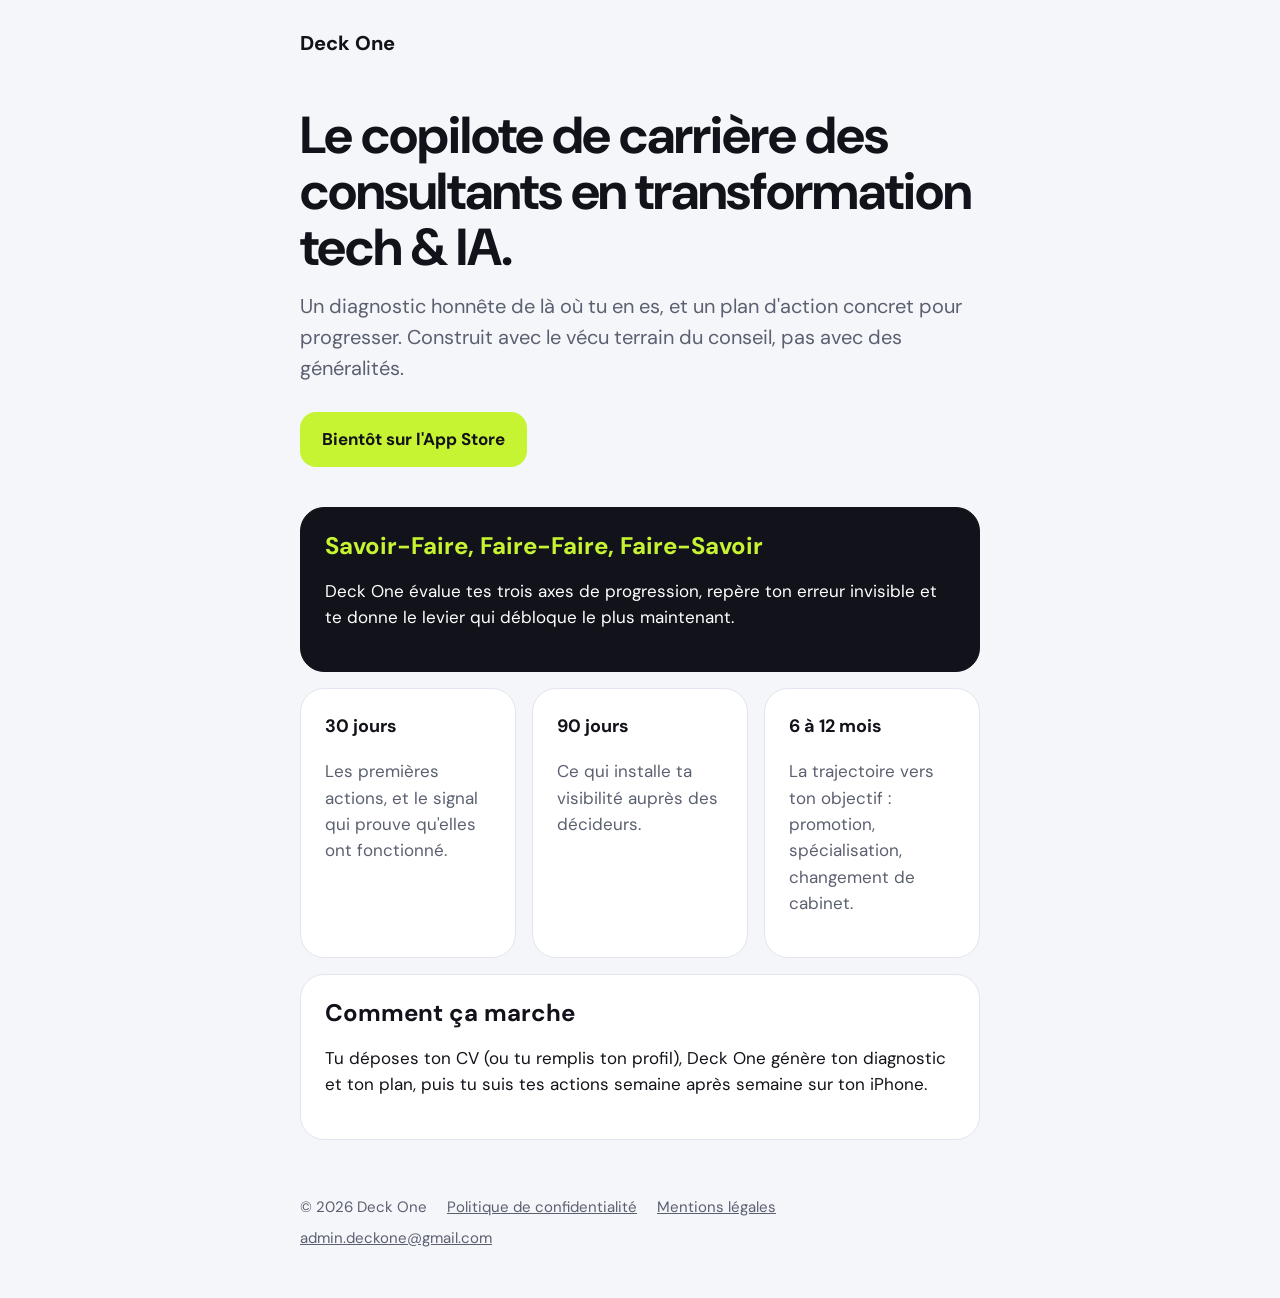
<file: index.html>
<!doctype html>
<html lang="fr">
<head>
  <meta charset="utf-8">
  <meta name="viewport" content="width=device-width, initial-scale=1">
  <title>Deck One — le copilote de carrière des consultants tech & IA</title>
  <meta name="description" content="Deck One : un diagnostic honnête et un plan d'action à 30 jours, 90 jours et 6-12 mois pour les consultants en transformation tech & IA.">
  <link rel="stylesheet" href="assets/style.css">
</head>
<body>
  <header>
    <a class="logo" href="/">Deck One</a>
  </header>

  <main>
    <h1>Le copilote de carrière des consultants en transformation tech&nbsp;&amp;&nbsp;IA.</h1>
    <p class="lead">Un diagnostic honnête de là où tu en es, et un plan d'action concret pour progresser. Construit avec le vécu terrain du conseil, pas avec des généralités.</p>
    <span class="badge">Bientôt sur l'App Store</span>

    <section class="card ink" style="margin-top: 40px;">
      <h2>Savoir-Faire, Faire-Faire, Faire-Savoir</h2>
      <p>Deck One évalue tes trois axes de progression, repère ton erreur invisible et te donne le levier qui débloque le plus maintenant.</p>
    </section>

    <section class="grid" aria-label="Ton plan">
      <div class="card">
        <h3>30 jours</h3>
        <p class="muted">Les premières actions, et le signal qui prouve qu'elles ont fonctionné.</p>
      </div>
      <div class="card">
        <h3>90 jours</h3>
        <p class="muted">Ce qui installe ta visibilité auprès des décideurs.</p>
      </div>
      <div class="card">
        <h3>6 à 12 mois</h3>
        <p class="muted">La trajectoire vers ton objectif : promotion, spécialisation, changement de cabinet.</p>
      </div>
    </section>

    <section class="card">
      <h2>Comment ça marche</h2>
      <p>Tu déposes ton CV (ou tu remplis ton profil), Deck One génère ton diagnostic et ton plan, puis tu suis tes actions semaine après semaine sur ton iPhone.</p>
    </section>
  </main>

  <footer>
    <span>© 2026 Deck One</span>
    <a href="/confidentialite/">Politique de confidentialité</a>
    <a href="/mentions-legales/">Mentions légales</a>
    <a href="mailto:admin.deckone@gmail.com">admin.deckone@gmail.com</a>
  </footer>
</body>
</html>
</file>
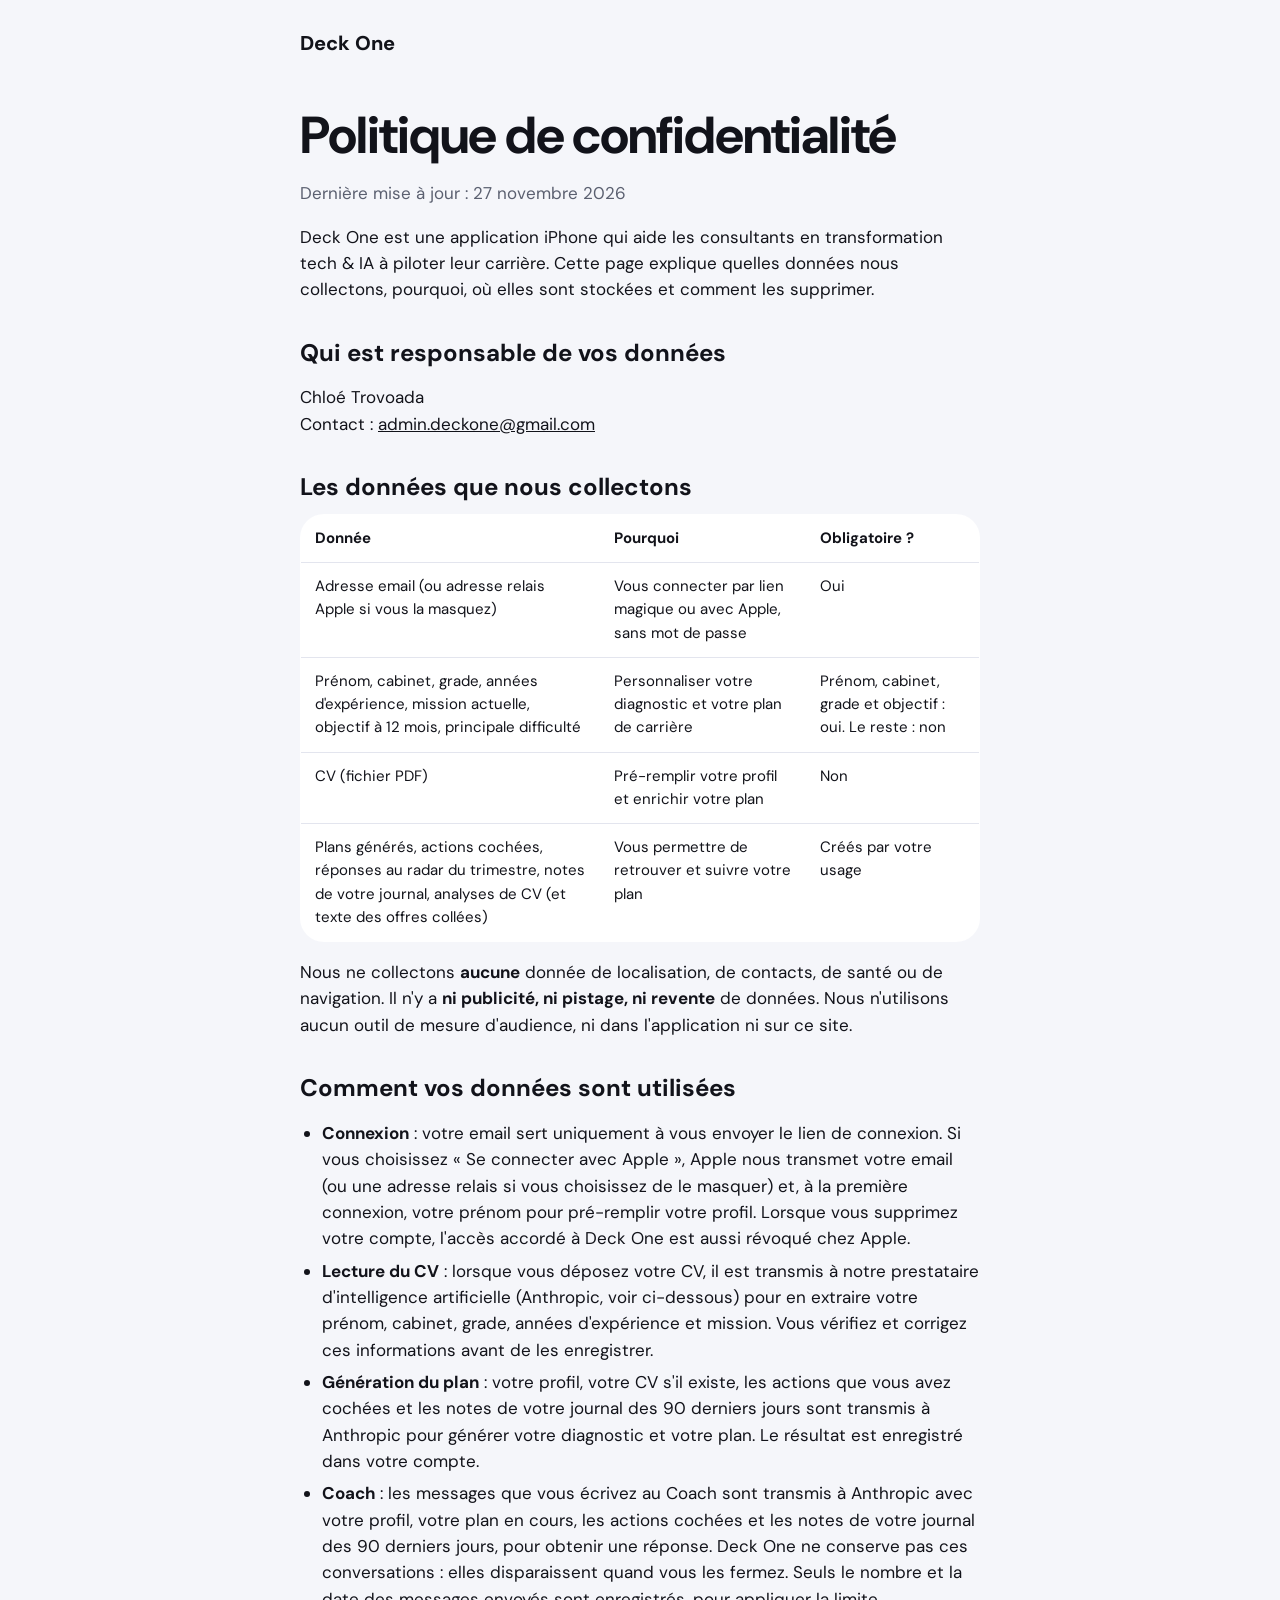
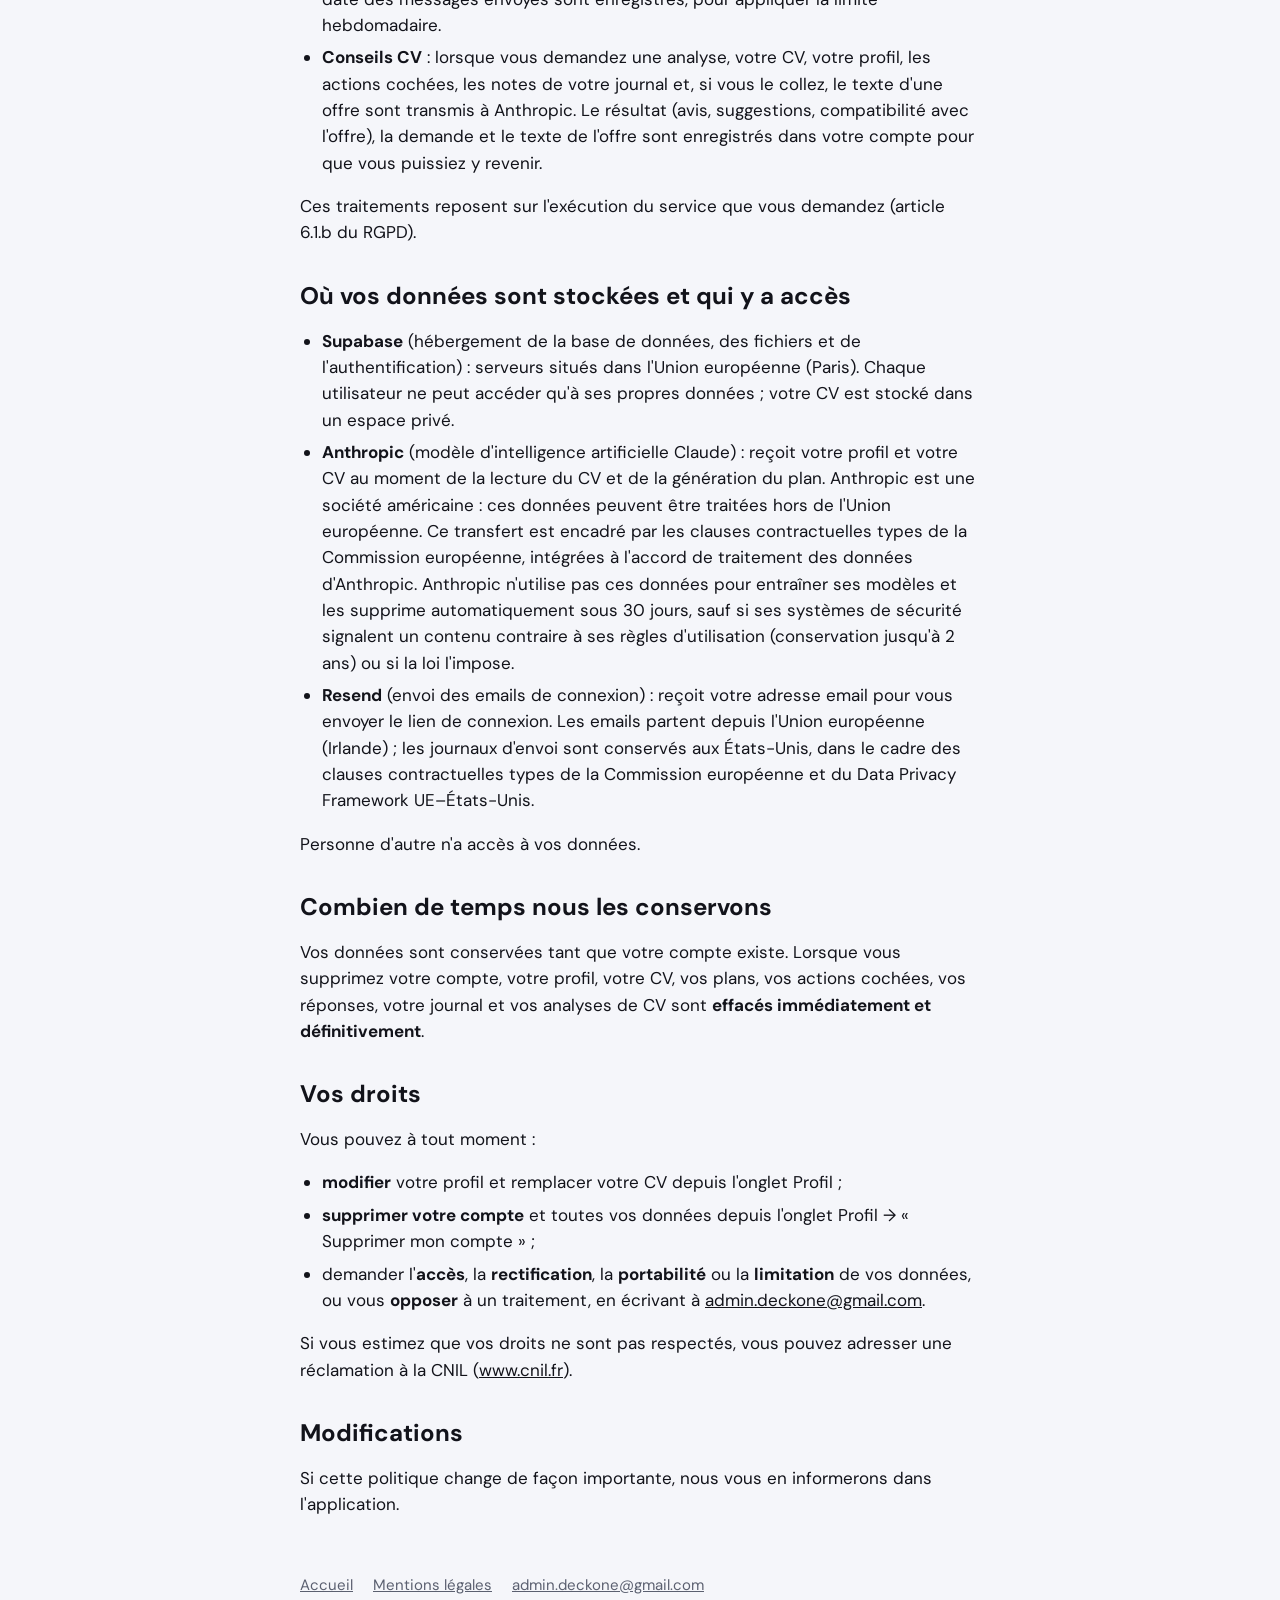
<file: confidentialite/index.html>
<!doctype html>
<html lang="fr">
<head>
  <meta charset="utf-8">
  <meta name="viewport" content="width=device-width, initial-scale=1">
  <title>Politique de confidentialité — Deck One</title>
  <meta name="description" content="Quelles données Deck One collecte, pourquoi, où elles sont stockées et comment les supprimer.">
  <link rel="stylesheet" href="../assets/style.css">
</head>
<body>
  <header>
    <a class="logo" href="/">Deck One</a>
  </header>

  <main class="prose">
    <h1>Politique de confidentialité</h1>
    <p class="muted">Dernière mise à jour : 27 novembre 2026</p>

    <p>Deck One est une application iPhone qui aide les consultants en transformation tech &amp; IA à piloter leur carrière. Cette page explique quelles données nous collectons, pourquoi, où elles sont stockées et comment les supprimer.</p>

    <h2>Qui est responsable de vos données</h2>
    <p>Chloé Trovoada<br>
    Contact : <a href="mailto:admin.deckone@gmail.com">admin.deckone@gmail.com</a></p>

    <h2>Les données que nous collectons</h2>
    <div class="table-wrap">
      <table>
        <thead>
          <tr><th>Donnée</th><th>Pourquoi</th><th>Obligatoire ?</th></tr>
        </thead>
        <tbody>
          <tr><td>Adresse email (ou adresse relais Apple si vous la masquez)</td><td>Vous connecter par lien magique ou avec Apple, sans mot de passe</td><td>Oui</td></tr>
          <tr><td>Prénom, cabinet, grade, années d'expérience, mission actuelle, objectif à 12 mois, principale difficulté</td><td>Personnaliser votre diagnostic et votre plan de carrière</td><td>Prénom, cabinet, grade et objectif : oui. Le reste : non</td></tr>
          <tr><td>CV (fichier PDF)</td><td>Pré-remplir votre profil et enrichir votre plan</td><td>Non</td></tr>
          <tr><td>Plans générés, actions cochées, réponses au radar du trimestre, notes de votre journal, analyses de CV (et texte des offres collées)</td><td>Vous permettre de retrouver et suivre votre plan</td><td>Créés par votre usage</td></tr>
        </tbody>
      </table>
    </div>
    <p>Nous ne collectons <strong>aucune</strong> donnée de localisation, de contacts, de santé ou de navigation. Il n'y a <strong>ni publicité, ni pistage, ni revente</strong> de données. Nous n'utilisons aucun outil de mesure d'audience, ni dans l'application ni sur ce site.</p>

    <h2>Comment vos données sont utilisées</h2>
    <ul>
      <li><strong>Connexion</strong> : votre email sert uniquement à vous envoyer le lien de connexion. Si vous choisissez « Se connecter avec Apple », Apple nous transmet votre email (ou une adresse relais si vous choisissez de le masquer) et, à la première connexion, votre prénom pour pré-remplir votre profil. Lorsque vous supprimez votre compte, l'accès accordé à Deck One est aussi révoqué chez Apple.</li>
      <li><strong>Lecture du CV</strong> : lorsque vous déposez votre CV, il est transmis à notre prestataire d'intelligence artificielle (Anthropic, voir ci-dessous) pour en extraire votre prénom, cabinet, grade, années d'expérience et mission. Vous vérifiez et corrigez ces informations avant de les enregistrer.</li>
      <li><strong>Génération du plan</strong> : votre profil, votre CV s'il existe, les actions que vous avez cochées et les notes de votre journal des 90 derniers jours sont transmis à Anthropic pour générer votre diagnostic et votre plan. Le résultat est enregistré dans votre compte.</li>
      <li><strong>Coach</strong> : les messages que vous écrivez au Coach sont transmis à Anthropic avec votre profil, votre plan en cours, les actions cochées et les notes de votre journal des 90 derniers jours, pour obtenir une réponse. Deck One ne conserve pas ces conversations : elles disparaissent quand vous les fermez. Seuls le nombre et la date des messages envoyés sont enregistrés, pour appliquer la limite hebdomadaire.</li>
      <li><strong>Conseils CV</strong> : lorsque vous demandez une analyse, votre CV, votre profil, les actions cochées, les notes de votre journal et, si vous le collez, le texte d'une offre sont transmis à Anthropic. Le résultat (avis, suggestions, compatibilité avec l'offre), la demande et le texte de l'offre sont enregistrés dans votre compte pour que vous puissiez y revenir.</li>
    </ul>
    <p>Ces traitements reposent sur l'exécution du service que vous demandez (article 6.1.b du RGPD).</p>

    <h2>Où vos données sont stockées et qui y a accès</h2>
    <ul>
      <li><strong>Supabase</strong> (hébergement de la base de données, des fichiers et de l'authentification) : serveurs situés dans l'Union européenne (Paris). Chaque utilisateur ne peut accéder qu'à ses propres données ; votre CV est stocké dans un espace privé.</li>
      <li><strong>Anthropic</strong> (modèle d'intelligence artificielle Claude) : reçoit votre profil et votre CV au moment de la lecture du CV et de la génération du plan. Anthropic est une société américaine : ces données peuvent être traitées hors de l'Union européenne. Ce transfert est encadré par les clauses contractuelles types de la Commission européenne, intégrées à l'accord de traitement des données d'Anthropic. Anthropic n'utilise pas ces données pour entraîner ses modèles et les supprime automatiquement sous 30 jours, sauf si ses systèmes de sécurité signalent un contenu contraire à ses règles d'utilisation (conservation jusqu'à 2 ans) ou si la loi l'impose.</li>
      <li><strong>Resend</strong> (envoi des emails de connexion) : reçoit votre adresse email pour vous envoyer le lien de connexion. Les emails partent depuis l'Union européenne (Irlande) ; les journaux d'envoi sont conservés aux États-Unis, dans le cadre des clauses contractuelles types de la Commission européenne et du Data Privacy Framework UE–États-Unis.</li>
    </ul>
    <p>Personne d'autre n'a accès à vos données.</p>

    <h2>Combien de temps nous les conservons</h2>
    <p>Vos données sont conservées tant que votre compte existe. Lorsque vous supprimez votre compte, votre profil, votre CV, vos plans, vos actions cochées, vos réponses, votre journal et vos analyses de CV sont <strong>effacés immédiatement et définitivement</strong>.</p>

    <h2>Vos droits</h2>
    <p>Vous pouvez à tout moment :</p>
    <ul>
      <li><strong>modifier</strong> votre profil et remplacer votre CV depuis l'onglet Profil ;</li>
      <li><strong>supprimer votre compte</strong> et toutes vos données depuis l'onglet Profil → « Supprimer mon compte » ;</li>
      <li>demander l'<strong>accès</strong>, la <strong>rectification</strong>, la <strong>portabilité</strong> ou la <strong>limitation</strong> de vos données, ou vous <strong>opposer</strong> à un traitement, en écrivant à <a href="mailto:admin.deckone@gmail.com">admin.deckone@gmail.com</a>.</li>
    </ul>
    <p>Si vous estimez que vos droits ne sont pas respectés, vous pouvez adresser une réclamation à la CNIL (<a href="https://www.cnil.fr">www.cnil.fr</a>).</p>

    <h2>Modifications</h2>
    <p>Si cette politique change de façon importante, nous vous en informerons dans l'application.</p>
  </main>

  <footer>
    <a href="/">Accueil</a>
    <a href="/mentions-legales/">Mentions légales</a>
    <a href="mailto:admin.deckone@gmail.com">admin.deckone@gmail.com</a>
  </footer>
</body>
</html>
</file>
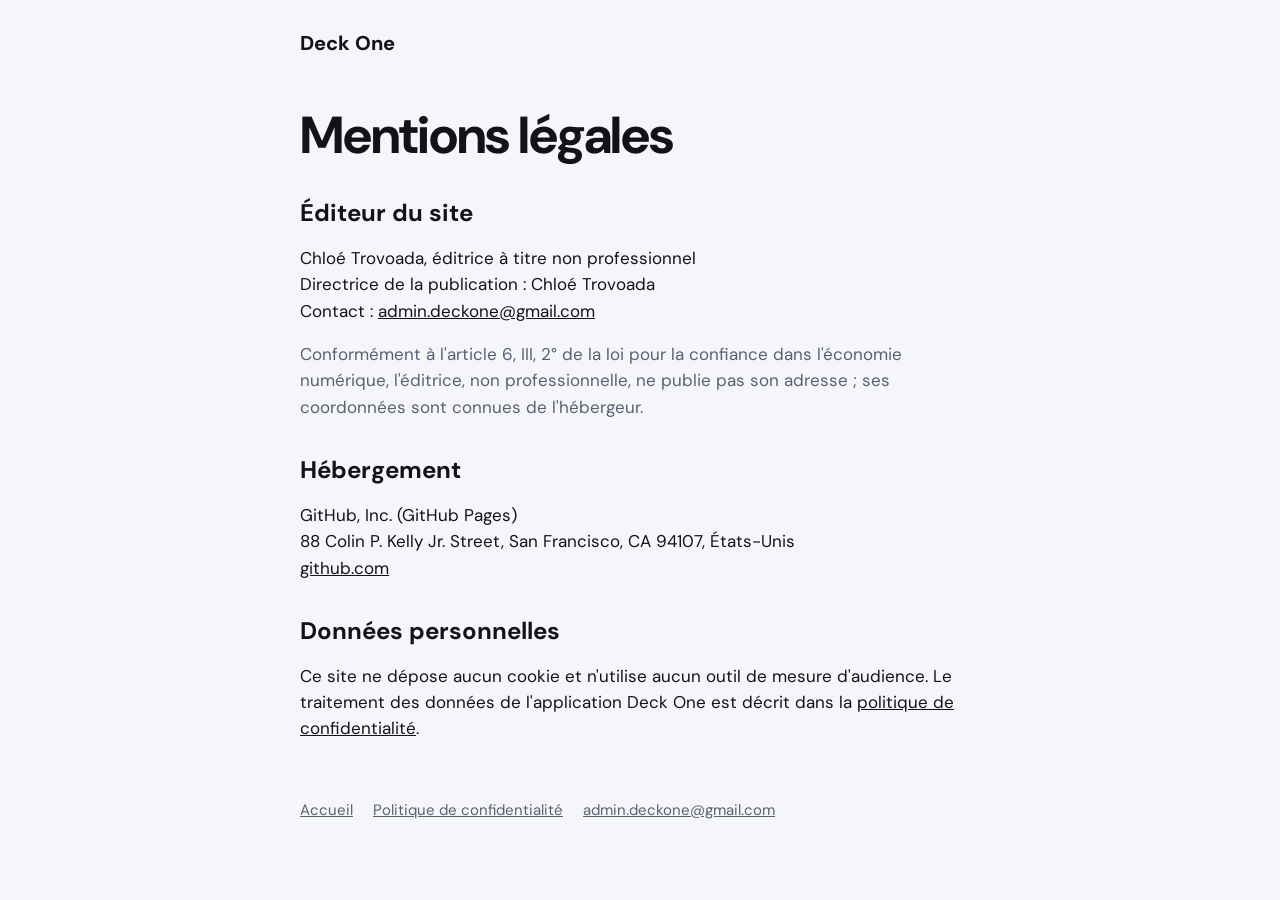
<file: mentions-legales/index.html>
<!doctype html>
<html lang="fr">
<head>
  <meta charset="utf-8">
  <meta name="viewport" content="width=device-width, initial-scale=1">
  <title>Mentions légales — Deck One</title>
  <link rel="stylesheet" href="../assets/style.css">
</head>
<body>
  <header>
    <a class="logo" href="/">Deck One</a>
  </header>

  <main class="prose">
    <h1>Mentions légales</h1>

    <h2>Éditeur du site</h2>
    <p>Chloé Trovoada, éditrice à titre non professionnel<br>
    Directrice de la publication : Chloé Trovoada<br>
    Contact : <a href="mailto:admin.deckone@gmail.com">admin.deckone@gmail.com</a></p>
    <p class="muted">Conformément à l'article 6, III, 2° de la loi pour la confiance dans l'économie numérique, l'éditrice, non professionnelle, ne publie pas son adresse ; ses coordonnées sont connues de l'hébergeur.</p>

    <h2>Hébergement</h2>
    <p>GitHub, Inc. (GitHub Pages)<br>
    88 Colin P. Kelly Jr. Street, San Francisco, CA 94107, États-Unis<br>
    <a href="https://github.com">github.com</a></p>

    <h2>Données personnelles</h2>
    <p>Ce site ne dépose aucun cookie et n'utilise aucun outil de mesure d'audience. Le traitement des données de l'application Deck One est décrit dans la <a href="/confidentialite/">politique de confidentialité</a>.</p>
  </main>

  <footer>
    <a href="/">Accueil</a>
    <a href="/confidentialite/">Politique de confidentialité</a>
    <a href="mailto:admin.deckone@gmail.com">admin.deckone@gmail.com</a>
  </footer>
</body>
</html>
</file>
<file: assets/style.css>
/* Identité « Aero citron » — mêmes valeurs que Theme.swift dans l'app. */
@font-face {
  font-family: "DM Sans";
  src: url("fonts/DMSans-Variable.ttf") format("truetype");
  font-weight: 100 1000;
  font-display: swap;
}

:root {
  --background: #F5F6FA;
  --card: #FFFFFF;
  --border: #E3E5EE;
  --ink: #12131A;
  --secondary: #5B6070;
  --lemon: #C6F432; /* uniquement en aplat avec texte encre, ou en texte sur fond encre */
  --radius-card: 24px;
  --radius-control: 16px;
}

* { box-sizing: border-box; }

html { -webkit-text-size-adjust: 100%; }

body {
  margin: 0;
  background: var(--background);
  color: var(--ink);
  font-family: "DM Sans", -apple-system, BlinkMacSystemFont, "Segoe UI", Roboto, sans-serif;
  font-size: 17px;
  line-height: 1.55;
}

main, header, footer {
  max-width: 720px;
  margin: 0 auto;
  padding-inline: 20px;
}

header {
  padding-block: 28px 8px;
  display: flex;
  align-items: center;
  justify-content: space-between;
  gap: 16px;
}

.logo {
  font-weight: 800;
  font-size: 20px;
  color: var(--ink);
  text-decoration: none;
}

a { color: var(--ink); }

h1 {
  font-size: clamp(34px, 7vw, 52px);
  line-height: 1.08;
  letter-spacing: -0.02em;
  margin: 40px 0 16px;
}

h2 { font-size: 24px; line-height: 1.2; margin: 0 0 12px; }
h3 { font-size: 18px; margin: 0 0 8px; }

.lead { font-size: 20px; color: var(--secondary); margin: 0 0 28px; }
.muted { color: var(--secondary); }

.badge {
  display: inline-block;
  background: var(--lemon);
  color: var(--ink);
  font-weight: 700;
  padding: 14px 22px;
  border-radius: var(--radius-control);
}

.card {
  background: var(--card);
  border: 1px solid var(--border);
  border-radius: var(--radius-card);
  padding: 24px;
  margin: 16px 0;
}

.card.ink {
  background: var(--ink);
  border-color: var(--ink);
  color: var(--card);
}
.card.ink h2 { color: var(--lemon); }

.grid {
  display: grid;
  grid-template-columns: repeat(auto-fit, minmax(200px, 1fr));
  gap: 16px;
  margin: 16px 0;
}
.grid .card { margin: 0; }

/* Pages de texte (politique, mentions légales) */
.prose h2 { margin-top: 36px; }
.prose ul { padding-left: 22px; }
.prose li { margin: 6px 0; }

.table-wrap { overflow-x: auto; }
table {
  width: 100%;
  border-collapse: collapse;
  background: var(--card);
  border: 1px solid var(--border);
  border-radius: var(--radius-card);
  overflow: hidden;
  font-size: 15px;
}
th, td { text-align: left; padding: 12px 14px; border-bottom: 1px solid var(--border); vertical-align: top; }
th { font-weight: 700; }
tr:last-child td { border-bottom: none; }

/* Passages à compléter avant mise en ligne : visibles exprès pour ne pas être oubliés. */
.todo {
  background: var(--lemon);
  color: var(--ink);
  padding: 1px 6px;
  border-radius: 6px;
  font-weight: 600;
}

footer {
  padding-block: 40px 48px;
  color: var(--secondary);
  font-size: 15px;
  display: flex;
  flex-wrap: wrap;
  gap: 8px 20px;
}
footer a { color: var(--secondary); }
</file>
